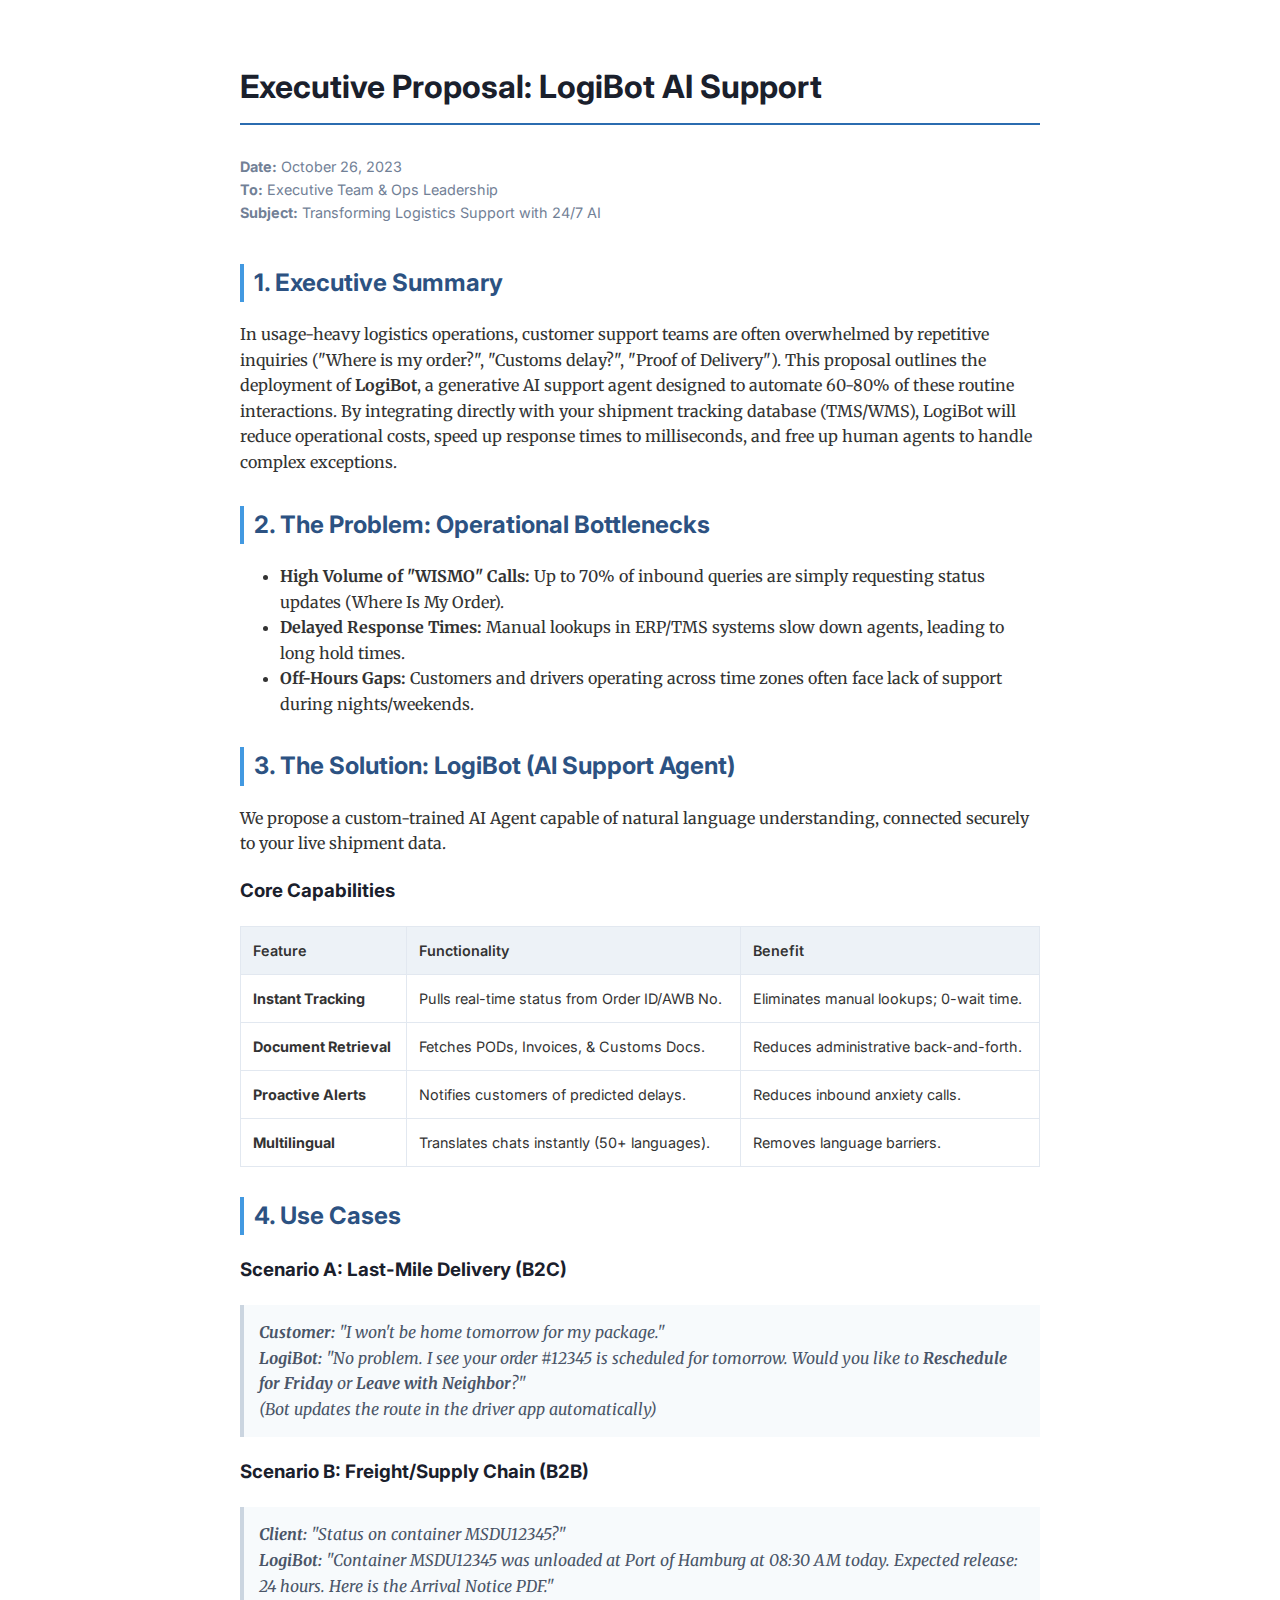
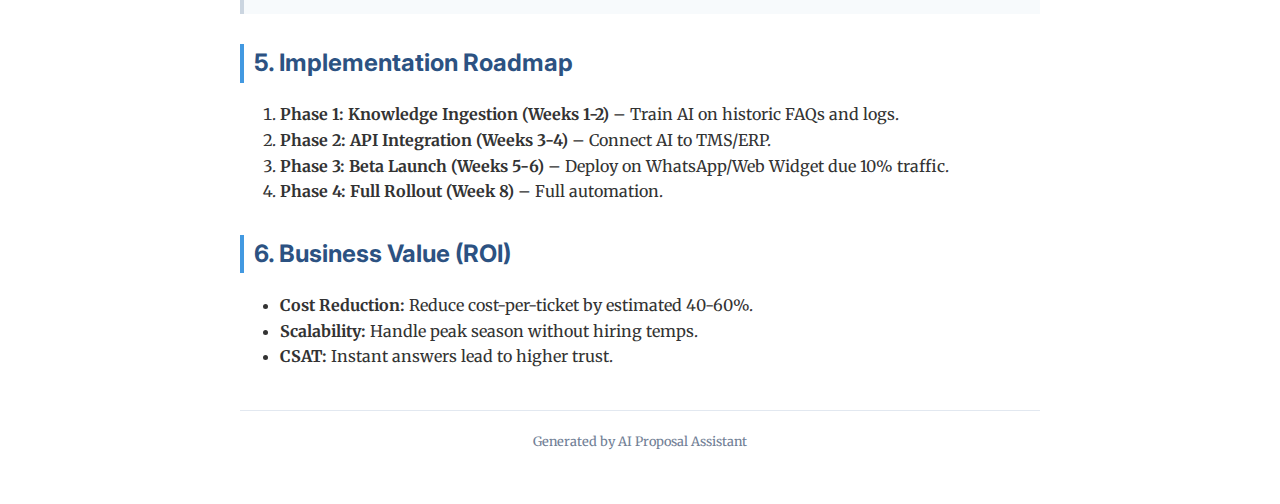
<file: proposal.html>
<!DOCTYPE html>
<html lang="en">

<head>
    <meta charset="UTF-8">
    <meta name="viewport" content="width=device-width, initial-scale=1.0">
    <title>Executive Proposal - LogiBot</title>
    <style>
        @import url('https://fonts.googleapis.com/css2?family=Inter:wght@400;600;700&family=Merriweather:wght@300;400;700&display=swap');

        body {
            font-family: 'Merriweather', serif;
            line-height: 1.6;
            color: #333;
            max-width: 800px;
            margin: 0 auto;
            padding: 40px;
            background: #fff;
        }

        h1,
        h2,
        h3 {
            font-family: 'Inter', sans-serif;
            color: #1a202c;
        }

        h1 {
            border-bottom: 2px solid #2b6cb0;
            padding-bottom: 10px;
            margin-bottom: 30px;
        }

        h2 {
            margin-top: 30px;
            color: #2c5282;
            border-left: 4px solid #4299e1;
            padding-left: 10px;
        }

        .meta {
            color: #718096;
            font-family: 'Inter', sans-serif;
            margin-bottom: 40px;
            font-size: 0.9rem;
        }

        table {
            width: 100%;
            border-collapse: collapse;
            margin: 20px 0;
            font-family: 'Inter', sans-serif;
            font-size: 0.9rem;
        }

        th,
        td {
            border: 1px solid #e2e8f0;
            padding: 12px;
            text-align: left;
        }

        th {
            background-color: #edf2f7;
            font-weight: 600;
        }

        blockquote {
            background: #f7fafc;
            border-left: 4px solid #cbd5e0;
            margin: 20px 0;
            padding: 15px;
            font-style: italic;
            color: #4a5568;
        }

        @media print {
            body {
                padding: 0;
                max-width: 100%;
            }

            @page {
                margin: 2cm;
            }
        }
    </style>
</head>

<body>

    <h1>Executive Proposal: LogiBot AI Support</h1>

    <div class="meta">
        <strong>Date:</strong> October 26, 2023<br>
        <strong>To:</strong> Executive Team & Ops Leadership<br>
        <strong>Subject:</strong> Transforming Logistics Support with 24/7 AI
    </div>

    <h2>1. Executive Summary</h2>
    <p>In usage-heavy logistics operations, customer support teams are often overwhelmed by repetitive inquiries ("Where
        is my order?", "Customs delay?", "Proof of Delivery"). This proposal outlines the deployment of
        <strong>LogiBot</strong>, a generative AI support agent designed to automate 60-80% of these routine
        interactions. By integrating directly with your shipment tracking database (TMS/WMS), LogiBot will reduce
        operational costs, speed up response times to milliseconds, and free up human agents to handle complex
        exceptions.</p>

    <h2>2. The Problem: Operational Bottlenecks</h2>
    <ul>
        <li><strong>High Volume of "WISMO" Calls:</strong> Up to 70% of inbound queries are simply requesting status
            updates (Where Is My Order).</li>
        <li><strong>Delayed Response Times:</strong> Manual lookups in ERP/TMS systems slow down agents, leading to long
            hold times.</li>
        <li><strong>Off-Hours Gaps:</strong> Customers and drivers operating across time zones often face lack of
            support during nights/weekends.</li>
    </ul>

    <h2>3. The Solution: LogiBot (AI Support Agent)</h2>
    <p>We propose a custom-trained AI Agent capable of natural language understanding, connected securely to your live
        shipment data.</p>

    <h3>Core Capabilities</h3>
    <table>
        <thead>
            <tr>
                <th>Feature</th>
                <th>Functionality</th>
                <th>Benefit</th>
            </tr>
        </thead>
        <tbody>
            <tr>
                <td><strong>Instant Tracking</strong></td>
                <td>Pulls real-time status from Order ID/AWB No.</td>
                <td>Eliminates manual lookups; 0-wait time.</td>
            </tr>
            <tr>
                <td><strong>Document Retrieval</strong></td>
                <td>Fetches PODs, Invoices, & Customs Docs.</td>
                <td>Reduces administrative back-and-forth.</td>
            </tr>
            <tr>
                <td><strong>Proactive Alerts</strong></td>
                <td>Notifies customers of predicted delays.</td>
                <td>Reduces inbound anxiety calls.</td>
            </tr>
            <tr>
                <td><strong>Multilingual</strong></td>
                <td>Translates chats instantly (50+ languages).</td>
                <td>Removes language barriers.</td>
            </tr>
        </tbody>
    </table>

    <h2>4. Use Cases</h2>

    <h3>Scenario A: Last-Mile Delivery (B2C)</h3>
    <blockquote>
        <strong>Customer:</strong> "I won't be home tomorrow for my package."<br>
        <strong>LogiBot:</strong> "No problem. I see your order #12345 is scheduled for tomorrow. Would you like to
        <strong>Reschedule for Friday</strong> or <strong>Leave with Neighbor</strong>?"<br>
        <em>(Bot updates the route in the driver app automatically)</em>
    </blockquote>

    <h3>Scenario B: Freight/Supply Chain (B2B)</h3>
    <blockquote>
        <strong>Client:</strong> "Status on container MSDU12345?"<br>
        <strong>LogiBot:</strong> "Container MSDU12345 was unloaded at Port of Hamburg at 08:30 AM today. Expected
        release: 24 hours. Here is the <em>Arrival Notice PDF</em>."
    </blockquote>

    <h2>5. Implementation Roadmap</h2>
    <ol>
        <li><strong>Phase 1: Knowledge Ingestion (Weeks 1-2)</strong> – Train AI on historic FAQs and logs.</li>
        <li><strong>Phase 2: API Integration (Weeks 3-4)</strong> – Connect AI to TMS/ERP.</li>
        <li><strong>Phase 3: Beta Launch (Weeks 5-6)</strong> – Deploy on WhatsApp/Web Widget due 10% traffic.</li>
        <li><strong>Phase 4: Full Rollout (Week 8)</strong> – Full automation.</li>
    </ol>

    <h2>6. Business Value (ROI)</h2>
    <ul>
        <li><strong>Cost Reduction:</strong> Reduce cost-per-ticket by estimated 40-60%.</li>
        <li><strong>Scalability:</strong> Handle peak season without hiring temps.</li>
        <li><strong>CSAT:</strong> Instant answers lead to higher trust.</li>
    </ul>

    <hr style="margin-top: 40px; border: 0; border-top: 1px solid #e2e8f0;">
    <p style="text-align: center; color: #718096; font-size: 0.8rem; margin-top: 20px;">Generated by AI Proposal
        Assistant</p>

</body>

</html>
</file>
